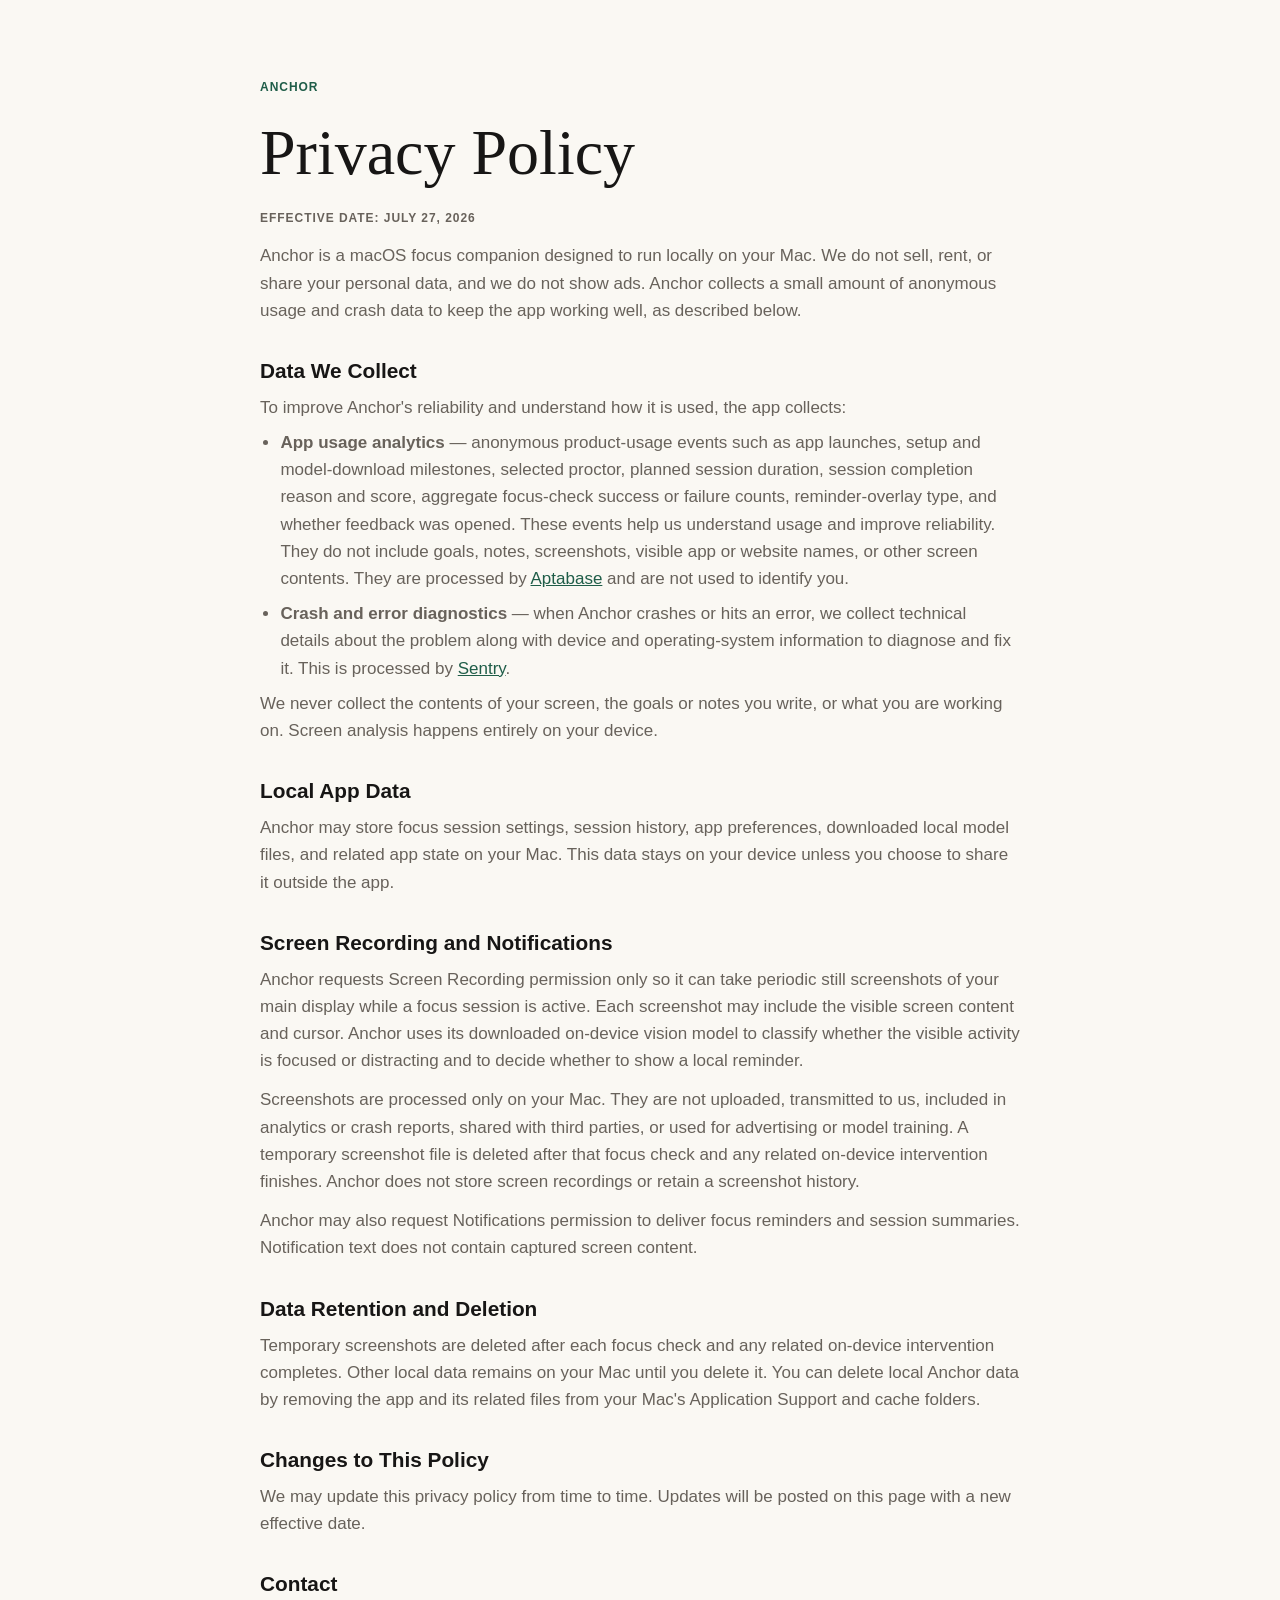
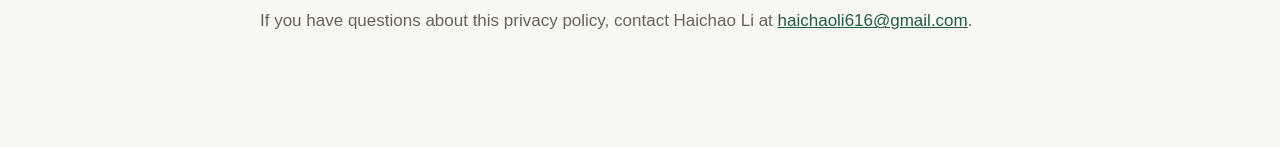
<file: privacy.html>
<!doctype html>
<html lang="en">
<head>
  <meta charset="utf-8">
  <meta name="viewport" content="width=device-width, initial-scale=1">
  <title>Anchor Privacy Policy</title>
  <meta name="description" content="Privacy Policy for Anchor, a macOS focus companion.">
  <link rel="icon" href="app-icon.png" type="image/png">
  <link rel="apple-touch-icon" href="app-icon.png">
  <link rel="stylesheet" href="styles.css?v=20261020c">
</head>
<body>
  <main class="page article">
    <a class="back" href="index.html">Anchor</a>
    <h1>Privacy Policy</h1>
    <p class="updated">Effective date: July 27, 2026</p>

    <p>Anchor is a macOS focus companion designed to run locally on your Mac. We do not sell, rent, or share your personal data, and we do not show ads. Anchor collects a small amount of anonymous usage and crash data to keep the app working well, as described below.</p>

    <h2>Data We Collect</h2>
    <p>To improve Anchor's reliability and understand how it is used, the app collects:</p>
    <ul>
      <li><strong>App usage analytics</strong> — anonymous product-usage events such as app launches, setup and model-download milestones, selected proctor, planned session duration, session completion reason and score, aggregate focus-check success or failure counts, reminder-overlay type, and whether feedback was opened. These events help us understand usage and improve reliability. They do not include goals, notes, screenshots, visible app or website names, or other screen contents. They are processed by <a href="https://aptabase.com/legal/privacy">Aptabase</a> and are not used to identify you.</li>
      <li><strong>Crash and error diagnostics</strong> — when Anchor crashes or hits an error, we collect technical details about the problem along with device and operating-system information to diagnose and fix it. This is processed by <a href="https://sentry.io/privacy/">Sentry</a>.</li>
    </ul>
    <p>We never collect the contents of your screen, the goals or notes you write, or what you are working on. Screen analysis happens entirely on your device.</p>

    <h2>Local App Data</h2>
    <p>Anchor may store focus session settings, session history, app preferences, downloaded local model files, and related app state on your Mac. This data stays on your device unless you choose to share it outside the app.</p>

    <h2>Screen Recording and Notifications</h2>
    <p>Anchor requests Screen Recording permission only so it can take periodic still screenshots of your main display while a focus session is active. Each screenshot may include the visible screen content and cursor. Anchor uses its downloaded on-device vision model to classify whether the visible activity is focused or distracting and to decide whether to show a local reminder.</p>
    <p>Screenshots are processed only on your Mac. They are not uploaded, transmitted to us, included in analytics or crash reports, shared with third parties, or used for advertising or model training. A temporary screenshot file is deleted after that focus check and any related on-device intervention finishes. Anchor does not store screen recordings or retain a screenshot history.</p>
    <p>Anchor may also request Notifications permission to deliver focus reminders and session summaries. Notification text does not contain captured screen content.</p>

    <h2>Data Retention and Deletion</h2>
    <p>Temporary screenshots are deleted after each focus check and any related on-device intervention completes. Other local data remains on your Mac until you delete it. You can delete local Anchor data by removing the app and its related files from your Mac's Application Support and cache folders.</p>

    <h2>Changes to This Policy</h2>
    <p>We may update this privacy policy from time to time. Updates will be posted on this page with a new effective date.</p>

    <h2>Contact</h2>
    <p>If you have questions about this privacy policy, contact Haichao Li at <a href="mailto:haichaoli616@gmail.com">haichaoli616@gmail.com</a>.</p>
  </main>
</body>
</html>
</file>
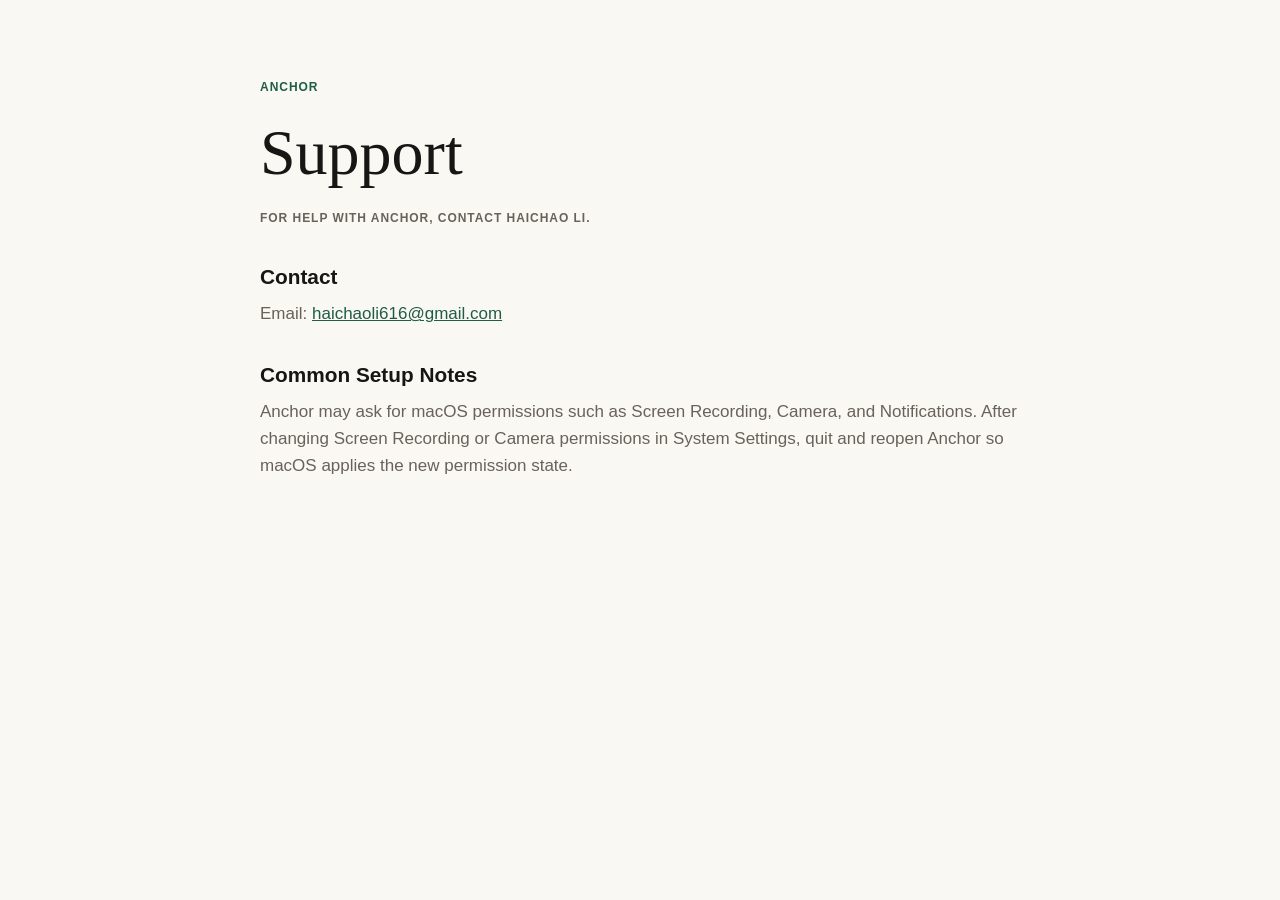
<file: support.html>
<!doctype html>
<html lang="en">
<head>
  <meta charset="utf-8">
  <meta name="viewport" content="width=device-width, initial-scale=1">
  <title>Anchor Support</title>
  <meta name="description" content="Support information for Anchor, a macOS focus companion.">
  <link rel="icon" href="app-icon.png" type="image/png">
  <link rel="apple-touch-icon" href="app-icon.png">
  <link rel="stylesheet" href="styles.css?v=20261020c">
</head>
<body>
  <main class="page article">
    <a class="back" href="index.html">Anchor</a>
    <h1>Support</h1>
    <p class="updated">For help with Anchor, contact Haichao Li.</p>

    <h2>Contact</h2>
    <p>Email: <a href="mailto:haichaoli616@gmail.com">haichaoli616@gmail.com</a></p>

    <h2>Common Setup Notes</h2>
    <p>Anchor may ask for macOS permissions such as Screen Recording, Camera, and Notifications. After changing Screen Recording or Camera permissions in System Settings, quit and reopen Anchor so macOS applies the new permission state.</p>
  </main>
</body>
</html>
</file>
<file: styles.css>
/* Anchor website — simplified system (2026-10-20)
   One type scale (6 styles), one spacing rhythm, no section dividers, one card style. */

:root {
  color-scheme: light dark;
  --bg: #faf8f3;
  --surface: #ffffff;
  --ink: #171615;
  --muted: #68625b;
  --soft: #e6e0d6;
  --accent: #1f5d48;
  --on-accent: #faf8f3;

  --font-sans: -apple-system, BlinkMacSystemFont, "Segoe UI", sans-serif;
  --font-serif: ui-serif, "New York", Georgia, "Times New Roman", serif;

  /* type scale */
  --t-display: clamp(2.7rem, 5vw, 4.6rem);
  --t-h2: clamp(2rem, 3.2vw, 2.75rem);
  --t-h3: 1.2rem;
  --t-body: 1.0625rem;
  --t-small: 0.875rem;
  --t-eyebrow: 0.75rem;

  /* rhythm */
  --page: min(1120px, calc(100% - 40px));
  --section: 128px;
  --radius: 16px;
}

@media (prefers-color-scheme: dark) {
  :root {
    --bg: #141311;
    --surface: #1d1b19;
    --ink: #f4f0e9;
    --muted: #b8afa3;
    --soft: #34302b;
    --accent: #84d3a8;
    --on-accent: #10231b;
  }
}

* {
  box-sizing: border-box;
}

[hidden] {
  display: none !important;
}

html {
  scroll-behavior: smooth;
  scroll-padding-top: 80px;
}

body {
  margin: 0;
  background: var(--bg);
  color: var(--ink);
  font: var(--t-body)/1.6 var(--font-sans);
  -webkit-font-smoothing: antialiased;
}

img,
video {
  display: block;
  max-width: 100%;
  height: auto;
}

a {
  color: inherit;
}

h1,
h2,
h3,
p,
figure,
ol {
  margin: 0;
}

:focus-visible {
  outline: 3px solid var(--accent);
  outline-offset: 3px;
  border-radius: 6px;
}

/* ── shared pieces ─────────────────────────────────────────── */
.eyebrow {
  margin-bottom: 14px;
  color: var(--muted);
  font-size: var(--t-eyebrow);
  font-weight: 700;
  letter-spacing: 0.08em;
  text-transform: uppercase;
}

h2 {
  font-size: var(--t-h2);
  font-weight: 700;
  line-height: 1.08;
  letter-spacing: -0.02em;
}

h3 {
  font-size: var(--t-h3);
  font-weight: 700;
  line-height: 1.3;
}

.button {
  display: inline-flex;
  align-items: center;
  justify-content: center;
  min-height: 48px;
  padding: 0 26px;
  border-radius: 999px;
  background: var(--accent);
  color: var(--on-accent);
  font-size: 1rem;
  font-weight: 650;
  text-decoration: none;
  transition: transform 0.15s ease, opacity 0.15s ease;
}

.button:hover {
  opacity: 0.92;
  transform: translateY(-1px);
}

.button-sm {
  min-height: 36px;
  padding: 0 16px;
  font-size: var(--t-small);
}

.link {
  color: var(--muted);
  font-weight: 600;
  text-underline-offset: 0.2em;
}

.link:hover {
  color: var(--ink);
}

.cta {
  display: flex;
  flex-wrap: wrap;
  align-items: center;
  justify-content: center;
  gap: 12px 22px;
}

.note {
  margin-top: 14px;
  color: var(--muted);
  font-size: var(--t-small);
}

/* ── header ────────────────────────────────────────────────── */
.site-header {
  position: sticky;
  top: 0;
  z-index: 10;
  background: color-mix(in srgb, var(--bg) 86%, transparent);
  backdrop-filter: saturate(1.4) blur(14px);
  -webkit-backdrop-filter: saturate(1.4) blur(14px);
}

.header-inner {
  width: var(--page);
  height: 64px;
  margin: 0 auto;
  display: flex;
  align-items: center;
  justify-content: space-between;
}

.brand {
  display: flex;
  align-items: center;
  gap: 10px;
  font-weight: 700;
  text-decoration: none;
}

.brand img {
  border-radius: 22%;
}

.nav {
  display: flex;
  align-items: center;
  gap: 24px;
}

.nav-link {
  color: var(--muted);
  font-size: var(--t-small);
  font-weight: 600;
  text-decoration: none;
}

.nav-link:hover {
  color: var(--ink);
}

/* ── hero ──────────────────────────────────────────────────── */
.hero {
  width: var(--page);
  margin: 0 auto;
  padding: 56px 0 var(--section);
  text-align: center;
}

.hero h1 {
  font-family: var(--font-serif);
  font-size: var(--t-display);
  font-weight: 500;
  line-height: 1;
  letter-spacing: -0.01em;
}

.hero h1 em {
  color: var(--accent);
}

.lede {
  max-width: 560px;
  margin: 18px auto 30px;
  color: var(--muted);
  font-size: 1.2rem;
  line-height: 1.5;
}

.video {
  position: relative;
  margin-top: 48px;
  aspect-ratio: 16 / 9;
  border-radius: var(--radius);
  overflow: hidden;
  background: #111;
  box-shadow: 0 30px 90px rgba(40, 32, 20, 0.18), 0 0 0 1px rgba(0, 0, 0, 0.06);
}

.video video {
  width: 100%;
  height: 100%;
  object-fit: cover;
}

.video-controls {
  position: absolute;
  right: 16px;
  bottom: 16px;
  display: flex;
  gap: 8px;
}

.video-btn {
  display: inline-flex;
  align-items: center;
  gap: 8px;
  min-height: 40px;
  min-width: 40px;
  padding: 0 14px;
  justify-content: center;
  border: 0;
  border-radius: 999px;
  background: rgba(17, 17, 17, 0.72);
  color: #fff;
  font: 600 var(--t-small)/1 var(--font-sans);
  cursor: pointer;
  backdrop-filter: blur(10px);
  -webkit-backdrop-filter: blur(10px);
}

.video-btn:hover {
  background: rgba(17, 17, 17, 0.9);
}

/* ── sections ──────────────────────────────────────────────── */
.section {
  width: var(--page);
  margin: 0 auto;
  padding: 0 0 var(--section);
}

.section-head {
  max-width: 640px;
  margin: 0 auto 48px;
  text-align: center;
}

.steps {
  list-style: none;
  padding: 0;
  display: grid;
  grid-template-columns: repeat(3, 1fr);
  gap: 28px;
}

.step img {
  width: 100%;
  aspect-ratio: 16 / 10;
  object-fit: cover;
  object-position: top;
  margin-bottom: 20px;
  border-radius: 12px;
  background: var(--surface);
  box-shadow: 0 0 0 1px var(--soft);
}

.step h3 {
  margin-bottom: 6px;
}

.step p,
.split-copy p,
.privacy p {
  color: var(--muted);
}

.split {
  display: grid;
  grid-template-columns: 0.4fr 0.6fr;
  gap: 64px;
  align-items: center;
}

.split-copy h2 {
  margin-bottom: 16px;
}

.split-media {
  width: 100%;
  border-radius: 12px;
  box-shadow: 0 0 0 1px var(--soft);
}

.privacy {
  text-align: center;
}

.privacy-line {
  display: flex;
  flex-direction: column;
  align-items: center;
  gap: 14px;
  max-width: 760px;
  margin-inline: auto;
  margin-bottom: 14px;
  font-size: clamp(1.4rem, 2.4vw, 1.9rem);
  letter-spacing: -0.015em;
}

.privacy-line svg {
  flex-shrink: 0;
  color: var(--accent);
}

.closing {
  display: grid;
  justify-items: center;
  gap: 22px;
  text-align: center;
}

.closing img {
  border-radius: 22%;
}

/* ── footer ────────────────────────────────────────────────── */
.site-footer {
  width: var(--page);
  margin: 0 auto;
  padding: 28px 0 40px;
  display: grid;
  justify-items: center;
  gap: 10px;
  color: var(--muted);
  font-size: var(--t-small);
  text-align: center;
}

.footer-links {
  display: flex;
  flex-wrap: wrap;
  justify-content: center;
  gap: 8px 22px;
}

.site-footer a {
  text-decoration: none;
}

.credits a {
  color: var(--ink);
  font-weight: 600;
}

.site-footer a:hover {
  color: var(--ink);
  text-decoration: underline;
}

/* ── subpages (privacy / support) ──────────────────────────── */
.page {
  width: min(760px, calc(100% - 40px));
  margin: 48px auto;
  padding: 24px 0 64px;
}

.back,
.updated {
  display: inline-block;
  color: var(--muted);
  font-size: var(--t-eyebrow);
  font-weight: 700;
  letter-spacing: 0.08em;
  text-transform: uppercase;
  text-decoration: none;
}

.back {
  margin-bottom: 24px;
}

.back:hover {
  color: var(--ink);
}

.article h1 {
  margin-bottom: 18px;
  font-family: var(--font-serif);
  font-size: clamp(2.6rem, 6vw, 4rem);
  font-weight: 500;
  line-height: 1;
}

.article h2 {
  margin-top: 34px;
  margin-bottom: 10px;
  font-size: 1.3rem;
  line-height: 1.25;
  letter-spacing: 0;
}

.article p,
.article ul {
  color: var(--muted);
}

.article p + p {
  margin-top: 12px;
}

.article ul {
  margin: 8px 0 0;
  padding-left: 1.2em;
}

.article li {
  margin-bottom: 8px;
}

.article a {
  color: var(--accent);
}

/* ── responsive ────────────────────────────────────────────── */
@media (max-width: 900px) {
  :root {
    --section: 96px;
  }

  .steps {
    grid-template-columns: 1fr;
    max-width: 560px;
    margin: 0 auto;
    gap: 44px;
  }

  .split {
    grid-template-columns: 1fr;
    gap: 32px;
    text-align: center;
  }

  .split-copy {
    max-width: 560px;
    margin: 0 auto;
  }
}

@media (max-width: 560px) {
  :root {
    --page: calc(100% - 32px);
    --section: 80px;
  }

  .nav-link {
    display: none;
  }

  .hero {
    padding-top: 36px;
  }

  .lede {
    font-size: 1.08rem;
  }

  .video {
    margin-top: 36px;
    border-radius: 10px;
  }

  .video-controls {
    right: 8px;
    bottom: 8px;
    gap: 6px;
  }

  .video-btn {
    min-height: 34px;
    min-width: 34px;
    padding: 0 10px;
    font-size: 0.78rem;
  }

}

@media (prefers-reduced-motion: reduce) {
  html {
    scroll-behavior: auto;
  }

  .button {
    transition: none;
  }
}
</file>
